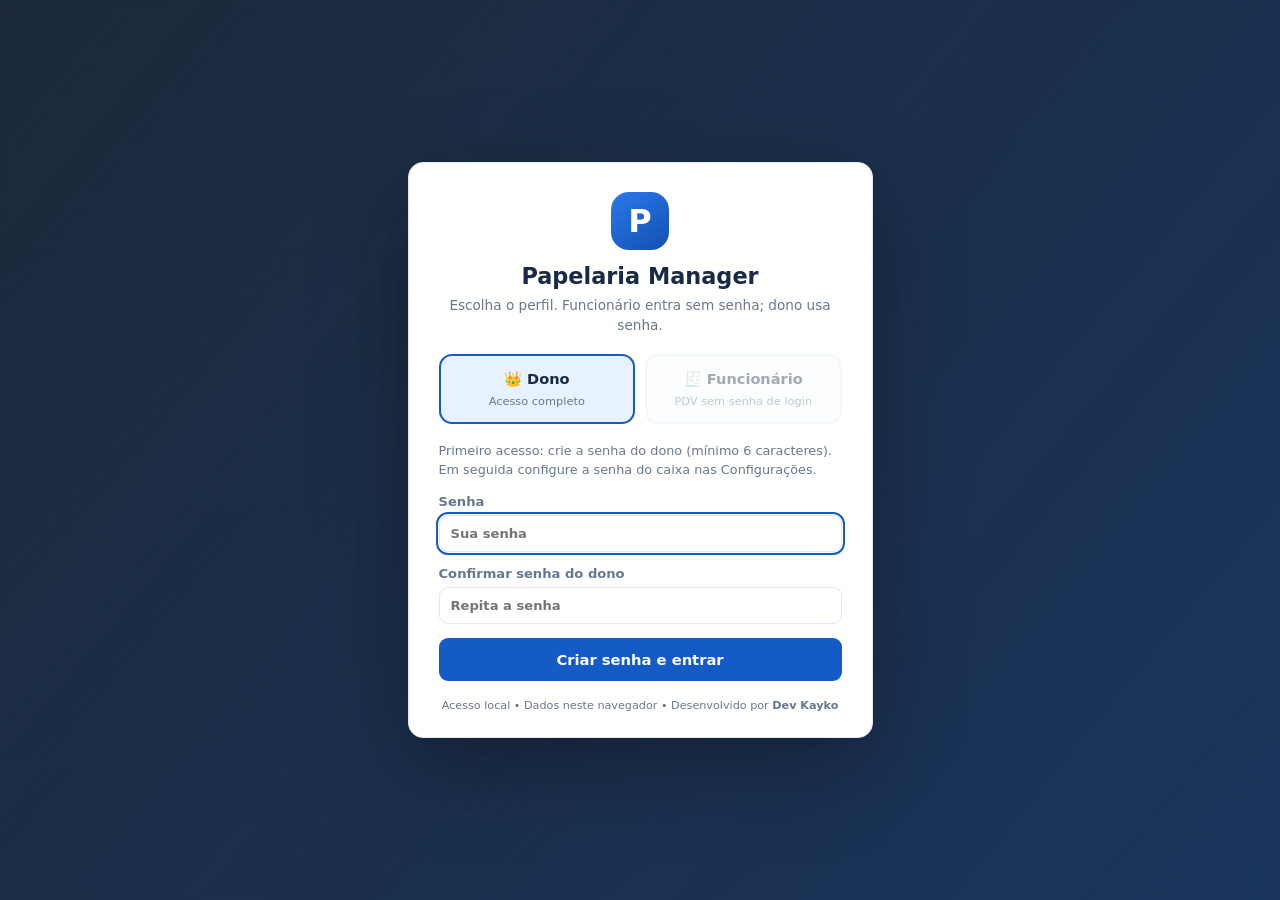
<file: index.html>
<!doctype html>
<html lang="pt-BR">
<head>
  <meta charset="utf-8">
  <meta name="viewport" content="width=device-width, initial-scale=1">
  <meta name="theme-color" content="#1857bf">
  <meta name="description" content="Papelaria Manager: PDV, histórico, estoque, metas e fechamento de caixa. Criado por Dev Kayko.">
  <title>Papelaria Manager 1.6.2 | Dev Kayko</title>
  <link rel="stylesheet" href="css/style.css">
  <script defer src="js/data.js"></script>
  <script defer src="js/security.js"></script>
  <script defer src="js/excel.js"></script>
  <script defer src="js/access.js"></script>
  <script defer src="js/app.js"></script>
</head>
<body class="login-locked">
<div class="shell">
  <aside class="sidebar" id="sidebar">
    <div class="brand">
      <span class="brand-icon">P</span>
      <span class="brand-copy"><strong id="brandName">Papelaria Manager</strong><small>GESTÃO LOCAL • V1.6.2</small></span>
    </div>
    <nav aria-label="Menu principal" id="navigation">
      <button class="nav-item active" data-page="inicio" title="Visão geral"><span class="nav-icon">▦</span><span>Visão geral</span></button>
      <button class="nav-item" data-page="caixa" title="Frente de caixa"><span class="nav-icon">▣</span><span>Frente de caixa</span></button>
      <button class="nav-item" data-page="produtos" title="Produtos e estoque"><span class="nav-icon">▤</span><span>Produtos e estoque</span></button>
      <button class="nav-item" data-page="servicos" title="Serviços"><span class="nav-icon">✂</span><span>Serviços</span></button>
      <button class="nav-item" data-page="financeiro" title="Entradas e saídas"><span class="nav-icon">↗</span><span>Financeiro</span></button>
      <button class="nav-item" data-page="funcionarios" title="Funcionários"><span class="nav-icon">♙</span><span>Funcionários</span></button>
      <button class="nav-item" data-page="metas" title="Metas"><span class="nav-icon">◎</span><span>Metas</span></button>
      <button class="nav-item" data-page="relatorios" title="Relatórios e histórico"><span class="nav-icon">▥</span><span>Relatórios e histórico</span></button>
      <button class="nav-item" data-page="configuracoes" title="Configurações"><span class="nav-icon">⚙</span><span>Configurações</span></button>
    </nav>
    <div class="side-foot"><span class="status-dot"></span> Dados neste navegador<small>Desenvolvido por <a class="dev-credit-link" href="dev-kayko/index.html" target="_blank" rel="noopener noreferrer" title="Conheça o site Dev Kayko">Dev Kayko</a></small></div>
  </aside>

  <div class="main-wrap">
    <header class="topbar">
      <div class="top-heading"><button class="icon-btn mobile-menu" id="toggleMenu" aria-label="Abrir menu">☰</button><div><h1 id="pageTitle">Visão geral</h1><p id="todayText"></p></div></div>
      <div class="top-actions"><span class="chip" id="cashStatus">Caixa fechado</span><span class="user-role-chip" id="roleBadge">Acesso restrito</span><button type="button" class="btn btn-ghost" id="switchUser">⇄ Trocar usuário</button><button type="button" class="btn btn-ghost theme-btn" id="themeToggle" title="Alternar claro e escuro">◐ <span id="themeLabel">Escuro</span></button><button class="btn btn-ghost" id="backupQuick">↓ Backup</button></div>
    </header>

    <main id="mainContent">
      <!-- 01 — PAINEL PRINCIPAL -->
      <section class="page active" id="page-inicio">
        <div class="welcome"><div><span class="eyebrow">PAINEL DE CONTROLE</span><h2>Seu negócio, organizado.</h2><p>As vendas concluídas alimentam automaticamente o histórico e o fechamento.</p></div><button class="btn btn-light" data-go="caixa">Abrir frente de caixa →</button></div>
        <div class="stat-grid">
          <article class="stat"><span>Vendas de hoje</span><strong id="statSales">R$ 0,00</strong><small id="statCount">0 vendas</small></article>
          <article class="stat"><span>Outras entradas hoje</span><strong id="statIncome">R$ 0,00</strong><small>Não inclui vendas</small></article>
          <article class="stat"><span>Saídas de hoje</span><strong id="statExpenses">R$ 0,00</strong><small>Despesas registradas</small></article>
          <article class="stat"><span>Saldo operacional hoje</span><strong id="statBalance">R$ 0,00</strong><small id="statBalanceLabel">Vendas + entradas − saídas</small></article>
        </div>
        <div class="two-col">
          <div class="panel"><div class="panel-head"><h3>Últimas vendas registradas</h3><button class="link-btn" data-go="relatorios">Histórico completo</button></div><div class="table-wrap"><table><thead><tr><th>Data/hora</th><th>Itens vendidos</th><th>Pagamento</th><th class="right">Valor</th></tr></thead><tbody id="recentSales"></tbody></table></div></div>
          <div class="stack-panels"><div class="panel"><div class="panel-head"><h3>Meta diária</h3><button class="link-btn" data-go="metas">Editar meta</button></div><div id="homeGoal"></div></div><div class="panel"><div class="panel-head"><h3>Avisos de estoque</h3><span class="pill" id="statLow">0</span></div><div class="notice-list" id="lowStockList"></div></div></div>
        </div>
      </section>

      <!-- 02 — PDV: TELA SEM ROLAGEM EXTERNA EM DESKTOP -->
      <section class="page" id="page-caixa">
        <div class="pdv-toolbar"><div><h2>Frente de caixa <span class="pill">PDV</span> <span id="pdvProfile" class="pdv-profile">Dono</span></h2><small id="posLastSale">Atendimento rápido com produtos e serviços cadastrados.</small></div><div class="action-row"><button type="button" class="btn btn-ghost" id="pdvSwitchUser">⇄ Trocar usuário</button><button type="button" class="btn btn-secondary" id="focusPdv">⛶ Tela expandida</button><button type="button" class="btn btn-secondary" id="openCashBtn">🔐 Abrir caixa</button><button type="button" class="btn btn-danger" id="closeCashBtn">🔐 Fechar caixa e backup</button></div></div>
        <div class="pdv-grid">
          <div class="panel pdv-catalog">
            <div class="panel-head"><h3>Produtos e serviços</h3><small>Toque para adicionar</small></div>
            <label class="compact-label">Buscar nome, código ou categoria<input id="posSearch" type="search" placeholder="Ex.: xerox, currículo, escolar" autocomplete="off"></label>
            <div class="pdv-filters"><label class="compact-label">Tipo<select id="posKind"><option value="all">Todos os tipos</option><option value="s">Serviços</option><option value="p">Produtos</option></select></label><label class="compact-label">Categoria<select id="posCategory"><option value="all">Todas</option></select></label></div>
            <div class="pdv-quick-qty"><label class="compact-label">Qtd. ao clicar<input id="posQty" type="number" min="1" step="1" value="1" inputmode="numeric" data-numpad></label><button type="button" class="btn btn-ghost" id="resetPosFilters">Limpar filtros</button></div>
            <div class="pdv-tiles" id="posQuickItems" aria-live="polite"></div>
            <div class="pdv-catalog-foot">Cadastre mais opções em Produtos ou Serviços.</div>
          </div>
          <div class="panel pdv-cart"><div class="panel-head"><h3>Venda atual</h3><button type="button" class="link-btn" id="clearCart">Limpar carrinho</button></div><div class="table-wrap pdv-cart-table"><table><thead><tr><th>Item</th><th>Qtd.</th><th class="right">Valor</th><th></th></tr></thead><tbody id="cartRows"></tbody></table></div><div class="cart-foot"><span>Itens da venda</span><strong id="cartCount">0</strong><button type="button" class="link-btn" data-go="relatorios" id="pdvHistoryLink">↗ Ver histórico de vendas</button></div></div>
          <div class="panel pdv-checkout">
            <div class="panel-head"><h3>Pagamento</h3><span class="mini-chip">Teclado rápido</span></div>
            <div class="summary-line"><span>Subtotal</span><strong id="posSubtotal">R$ 0,00</strong></div>
            <div class="form-row discount-row"><label class="compact-label">Desconto<select id="discountType"><option value="percent">Porcentagem (%)</option><option value="fixed">Valor (R$)</option></select></label><label class="compact-label">Valor<input id="discountValue" type="number" min="0" step="0.01" value="0" data-numpad></label></div>
            <div class="summary-line total-line"><span>Total da venda</span><strong id="posTotal">R$ 0,00</strong></div>
            <div class="form-row payment-row"><label class="compact-label">Forma de pagamento<select id="paymentMethod"><option>Dinheiro</option><option>Pix</option><option>Cartão de débito</option><option>Cartão de crédito</option><option>Outro</option></select></label><label class="compact-label" id="receivedWrap">Recebido (R$)<input id="receivedAmount" type="number" min="0" step="0.01" placeholder="0,00" data-numpad></label></div>
            <div class="summary-line change-row" id="changeRow"><span id="changeLabel">Troco</span><strong id="posChange">R$ 0,00</strong></div>
            <div class="pdv-keyboard"><div class="pdv-keyboard-title"><strong>Teclado numérico</strong><small id="numpadTarget">Editando: quantidade</small></div><div id="posNumpad" class="pdv-numpad" aria-label="Teclado numérico"><button type="button" data-key="7">7</button><button type="button" data-key="8">8</button><button type="button" data-key="9">9</button><button type="button" data-key="4">4</button><button type="button" data-key="5">5</button><button type="button" data-key="6">6</button><button type="button" data-key="1">1</button><button type="button" data-key="2">2</button><button type="button" data-key="3">3</button><button type="button" data-key="C" class="key-action">C</button><button type="button" data-key="0">0</button><button type="button" data-key="back" class="key-action" aria-label="Apagar último dígito">⌫</button><button type="button" data-key="00">00</button><button type="button" data-key=".">,</button><button type="button" data-key="enter" class="key-enter">OK</button></div></div>
            <label class="compact-label sale-note">Observação (opcional)<input id="saleNote" maxlength="120" placeholder="Detalhes da venda"></label>
            <button type="button" class="btn btn-primary finish-btn" id="finishSale">✓ Concluir e registrar venda</button>
          </div>
        </div>
      </section>

      <!-- 03 — PRODUTOS -->
      <section class="page" id="page-produtos"><div class="section-head"><div><h2>Produtos e estoque</h2><p>Cadastro com custo, venda, categoria, código e quantidade.</p></div><button class="btn btn-primary" id="newProduct">+ Novo produto</button></div><div class="panel"><div class="form-row"><label class="grow">Pesquisar<input id="productSearch" placeholder="Nome ou código"></label><label>Exibir<select id="stockFilter"><option value="all">Todos</option><option value="low">Estoque baixo</option></select></label></div><div class="table-wrap"><table><thead><tr><th>Produto / categoria</th><th>Código</th><th>Estoque</th><th>Custo</th><th>Venda</th><th>Ações</th></tr></thead><tbody id="productRows"></tbody></table></div></div></section>

      <!-- 04 — SERVIÇOS -->
      <section class="page" id="page-servicos"><div class="section-head"><div><h2>Serviços e preços</h2><p>Impressão, xerox, currículo e outros serviços.</p></div><button class="btn btn-primary" id="newService">+ Novo serviço</button></div><div class="panel"><div class="table-wrap"><table><thead><tr><th>Serviço</th><th>Categoria</th><th>Unidade</th><th>Preço</th><th>Ações</th></tr></thead><tbody id="serviceRows"></tbody></table></div></div></section>

      <!-- 05 — ENTRADAS E SAÍDAS MANUAIS -->
      <section class="page" id="page-financeiro"><div class="section-head"><div><h2>Entradas e saídas</h2><p>Despesas, pagamentos, retiradas e entradas extras; vendas são registradas pelo PDV.</p></div><button class="btn btn-primary" id="newMovement">+ Novo lançamento</button></div><div class="stat-grid stats-three"><article class="stat"><span>Entradas extras do mês</span><strong id="finIncome">R$ 0,00</strong></article><article class="stat"><span>Saídas do mês</span><strong id="finExpense">R$ 0,00</strong></article><article class="stat"><span>Saldo total do mês *</span><strong id="finBalance">R$ 0,00</strong></article></div><p class="hint">* Saldo operacional: vendas + outras entradas − saídas. O valor não representa necessariamente lucro contábil.</p><div class="panel"><div class="panel-head"><h3>Histórico de movimentações</h3><small>Cancelamentos permanecem no histórico</small></div><div class="table-wrap"><table><thead><tr><th>Data</th><th>Tipo</th><th>Descrição</th><th>Categoria</th><th>Valor</th><th>Ação</th></tr></thead><tbody id="movementRows"></tbody></table></div></div></section>

      <!-- 06 — FUNCIONÁRIOS -->
      <section class="page" id="page-funcionarios"><div class="section-head"><div><h2>Funcionários</h2><p>Cadastre salários e lance pagamentos no financeiro.</p></div><button class="btn btn-primary" id="newEmployee">+ Funcionário</button></div><div class="panel"><div class="table-wrap"><table><thead><tr><th>Nome</th><th>Cargo</th><th>Salário-base</th><th>Ações</th></tr></thead><tbody id="employeeRows"></tbody></table></div></div><p class="security-note">A senha do caixa protege apenas o fluxo de abertura, fechamento e saída do PDV. Não é login de usuário: cadastros e informações salariais continuam locais e exigem um computador de acesso restrito.</p></section>

      <!-- 07 — METAS -->
      <section class="page" id="page-metas"><div class="section-head"><div><h2>Metas de vendas</h2><p>Defina objetivos em reais e acompanhe seu progresso diário e mensal.</p></div></div><div class="two-col"><div class="panel"><h3>Configurar metas</h3><form id="goalsForm" class="stack-form"><label>Meta diária de vendas (R$)<input id="goalDaily" type="number" min="0" step="0.01" required></label><label>Meta mensal de vendas (R$)<input id="goalMonthly" type="number" min="0" step="0.01" required></label><p class="hint">Digite 0 para desativar uma meta. Vendas canceladas não contam.</p><button class="btn btn-primary" type="submit">Salvar metas</button></form></div><div class="panel"><h3>Progresso das metas</h3><div id="goalsProgress"></div><p class="hint">Atingir uma meta significa alcançar o faturamento definido, não necessariamente obter lucro.</p></div></div></section>

      <!-- 08 — HISTÓRICO, FECHAMENTOS E RELATÓRIOS -->
      <section class="page" id="page-relatorios"><div class="section-head"><div><h2>Relatórios e histórico de operações</h2><p>Vendas, itens vendidos, entradas, saídas, saldos e fechamentos do período.</p></div><div class="action-row"><button class="btn btn-secondary" id="reportBackup">↓ Backup JSON</button><button class="btn btn-secondary" id="exportExcelReport">▦ Exportar Excel (.xlsx)</button><button class="btn btn-primary" id="printReport">⎙ Imprimir / Salvar PDF</button></div></div>
        <div class="panel report-filters"><div class="form-row"><label>Período<select id="reportPeriod"><option value="day">Dia</option><option value="month">Mês</option></select></label><label id="reportDayWrap">Selecionar dia<input id="reportDay" type="date"></label><label id="reportMonthWrap" hidden>Selecionar mês<input id="reportMonth" type="month"></label></div></div>
        <div id="printHeader"><h2 id="reportCompany">Papelaria Manager</h2><p id="reportCompanyDetail"></p><p id="reportTitle"></p></div>
        <div class="stat-grid report-stats"><article class="stat"><span>Vendas</span><strong id="reportSales">R$ 0,00</strong></article><article class="stat"><span>Outras entradas</span><strong id="reportIncome">R$ 0,00</strong></article><article class="stat"><span>Saídas</span><strong id="reportOut">R$ 0,00</strong></article><article class="stat"><span>Saldo operacional</span><strong id="reportBalance">R$ 0,00</strong><small id="reportSign">Positivo / negativo</small></article></div>
        <div class="panel report-block"><div class="panel-head"><h3>Resumo do período</h3></div><div id="reportSummary" class="summary-grid"></div></div>
        <div class="panel report-block"><div class="panel-head"><h3>Detalhamento: produtos e serviços vendidos</h3></div><div class="table-wrap"><table><thead><tr><th>Tipo</th><th>Nome</th><th>Qtd.</th><th class="right">Total bruto</th></tr></thead><tbody id="reportItemRows"></tbody></table></div><p class="hint">O total bruto dos itens é antes dos descontos. O total líquido aparece em Vendas.</p></div>
        <div class="panel report-block"><div class="panel-head"><h3>Vendas registradas</h3><small>As canceladas continuam no histórico</small></div><div class="table-wrap"><table><thead><tr><th>Data/hora</th><th>Itens</th><th>Pagamento</th><th class="right">Total líquido</th><th class="screen-only">Comprovante / Ação</th></tr></thead><tbody id="reportSaleRows"></tbody></table></div></div>
        <div class="panel report-block"><div class="panel-head"><h3>Entradas e saídas avulsas</h3></div><div class="table-wrap"><table><thead><tr><th>Data</th><th>Descrição</th><th>Categoria</th><th>Tipo</th><th class="right">Valor</th></tr></thead><tbody id="reportMovRows"></tbody></table></div></div>
        <div class="panel report-block"><div class="panel-head"><h3>Fechamentos de caixa</h3></div><div class="table-wrap"><table><thead><tr><th>Abriu em</th><th>Fechou em</th><th>Fundo inicial</th><th>Esperado em dinheiro</th><th>Contado</th><th>Diferença</th></tr></thead><tbody id="reportSessionRows"></tbody></table></div></div>
        <p class="hint report-disclaimer">Saldo operacional = vendas + outras entradas − saídas registradas. Não é lucro contábil: estoque comprado, impostos, taxas de cartão e obrigações não lançadas podem alterar o resultado. Valores de Pix/cartão integram o faturamento, mas não o dinheiro físico na gaveta.</p>
      </section>

      <!-- 09 — CONFIGURAÇÕES E BACKUP -->
      <section class="page" id="page-configuracoes"><div class="section-head"><div><h2>Configurações e segurança</h2><p>Personalize o negócio e faça cópias de segurança dos dados.</p></div></div><div class="two-col"><div class="panel"><h3>Dados da papelaria</h3><form id="settingsForm" class="stack-form"><label>Nome da papelaria<input id="settingName" required maxlength="70"></label><label>Telefone<input id="settingPhone" maxlength="30"></label><label>Endereço<input id="settingAddress" maxlength="150"></label><button class="btn btn-primary" type="submit">Salvar informações</button></form></div><div class="panel"><h3>Backup e restauração</h3><p>O arquivo JSON salva vendas, histórico, produtos, estoque, movimentações, metas e fechamentos.</p><div class="button-stack"><button class="btn btn-primary" id="exportBackup">↓ Baixar backup JSON</button><button class="btn btn-secondary" id="exportExcelAll">▦ Histórico completo para Excel (.xlsx)</button><label class="btn btn-secondary upload-label">↑ Restaurar backup<input type="file" id="importBackup" accept=".json,application/json" hidden></label></div><small id="lastBackupText"></small><p class="hint">Restaurar substitui os dados deste navegador. Guarde o arquivo em outro local.</p><p class="hint">O Excel é uma cópia para consulta e arquivo, não um banco sincronizado. Exporte novamente após novas vendas.</p></div></div><div class="panel top-gap security-panel">
          <div class="panel-head"><h3>🔐 Senha do dono</h3><span class="pill" id="securityStatus">Não configurada</span></div>
          <p>A senha do dono libera o painel administrativo. A senha operacional do caixa é separada e usada para abrir/fechar o atendimento. O funcionário entra no PDV sem senha de login.</p>
          <button type="button" id="changeCashPassword" class="btn btn-secondary">Alterar senha do dono</button>
          <p class="hint">Não é login de servidor: usuários com acesso ao armazenamento do navegador podem modificar os dados. Se perder a senha, não há recuperação automática. Guarde seus backups em local seguro; eles contêm o verificador de senha.</p>
        </div>
        <div class="panel top-gap cash-access-panel">
          <div class="panel-head"><h3>🧾 Funcionário e senha do caixa</h3><span id="cashAccessStatus" class="pill">Configure a senha do caixa</span></div>
          <p>O funcionário <b>entra no PDV sem senha de login</b> e pode vender e imprimir comprovantes. Para <b>abrir, fechar ou desbloquear o caixa</b>, informa a senha operacional configurada aqui. Ela é <b>diferente da senha do dono</b>.</p>
          <button type="button" id="configureCashPassword" class="btn btn-primary">Criar senha do caixa</button>
          <p class="hint">Somente o dono pode configurar a senha do caixa. O funcionário não acessa produtos, salários, financeiro, relatórios, Excel, backups ou configurações.</p>
        </div>
        <div class="panel top-gap"><h3>Armazenamento e limitações</h3><p>Os registros ficam neste navegador. Não use modo anônimo e não limpe os dados do site. Os perfis são uma restrição de interface local, não autenticação segura de servidor: quem tem acesso ao navegador e às ferramentas de desenvolvimento pode consultar ou alterar o armazenamento. Para proteção real de salários e finanças, use banco de dados com permissões e login no servidor.</p></div></section>
    </main>
    <footer>© <span id="footerYear"></span> Papelaria Manager · Desenvolvido por <a class="dev-credit-link" href="dev-kayko/index.html" target="_blank" rel="noopener noreferrer" title="Conheça o site Dev Kayko">Dev Kayko</a></footer>
  </div>
</div>
<div id="modalOverlay" class="modal-overlay" hidden><div class="modal" role="dialog" aria-modal="true" aria-labelledby="modalTitle"><div class="modal-head"><h3 id="modalTitle">Cadastro</h3><button class="icon-btn" id="closeModal" aria-label="Fechar">✕</button></div><form id="modalForm"><div class="stack-form" id="modalFields"></div><div class="modal-actions"><button type="button" class="btn btn-secondary" id="cancelModal">Cancelar</button><button type="submit" class="btn btn-primary">Salvar</button></div></form></div></div>
<!-- Comprovante pós-venda: duas vias (cliente e loja), papel 58 mm -->
<div id="receiptOverlay" class="modal-overlay" hidden>
  <div class="modal receipt-modal" role="dialog" aria-modal="true" aria-labelledby="receiptModalTitle">
    <div class="modal-head"><h3 id="receiptModalTitle">Venda registrada ✓</h3><button class="icon-btn" type="button" id="closeReceiptModal" aria-label="Fechar comprovante">✕</button></div>
    <p id="receiptSaleText" class="receipt-status"></p>
    <div class="receipt-actions">
      <button type="button" id="printCustomerReceipt" class="btn btn-primary">⎙ Via do cliente (58 mm)</button>
      <button type="button" id="printStoreReceipt" class="btn btn-secondary">⎙ Via da loja (58 mm)</button>
      <button type="button" id="printBothReceipts" class="btn btn-secondary">⎙ Imprimir as duas vias</button>
      <button type="button" id="exportLastSaleExcel" class="btn btn-ghost">▦ Registrar esta venda no Excel</button>
    </div>
    <p class="hint">Selecione a impressora térmica instalada no dispositivo e configure papel de 58 mm; a arte já inclui margens internas confortáveis. Impressão via janela do navegador; Bluetooth direto depende do modelo. Comprovante não fiscal.</p>
    <div class="modal-actions"><button type="button" class="btn btn-ghost" id="doneReceipt">Continuar atendendo</button></div>
  </div>
</div>
<!-- Entrada obrigatória: dono ou funcionário -->
<div id="loginOverlay" class="modal-overlay login-overlay" role="presentation">
  <div class="modal login-modal" role="dialog" aria-modal="true" aria-labelledby="loginTitle">
    <div class="login-emblem" aria-hidden="true">P</div>
    <h2 id="loginTitle">Papelaria Manager</h2><p class="login-subtitle">Escolha o perfil. Funcionário entra sem senha; dono usa senha.</p>
    <div class="login-role-picker" role="group" aria-label="Perfil de acesso">
      <button type="button" class="login-role selected" id="loginOwner" aria-pressed="true"><strong>👑 Dono</strong><small>Acesso completo</small></button>
      <button type="button" class="login-role" id="loginOperator" aria-pressed="false"><strong>🧾 Funcionário</strong><small>PDV sem senha de login</small></button>
    </div>
    <form id="loginForm" autocomplete="off" class="stack-form">
      <p id="loginHelp" class="login-help">Informe sua senha para acessar o sistema.</p>
      <label id="loginPasswordWrap">Senha <input id="loginPassword" name="password" type="password" autocomplete="off" minlength="6" maxlength="64" required placeholder="Sua senha"></label>
      <label id="loginPasswordConfirmWrap" hidden>Confirmar senha do dono <input id="loginPasswordConfirm" name="passwordConfirm" type="password" autocomplete="new-password" minlength="6" maxlength="64" placeholder="Repita a senha"></label>
      <p id="loginError" class="auth-error" role="alert" hidden></p>
      <button type="submit" id="loginSubmit" class="btn btn-primary login-submit">Entrar no sistema</button>
    </form>
    <p class="login-footer">Acesso local • Dados neste navegador • Desenvolvido por <a class="dev-credit-link" href="dev-kayko/index.html" target="_blank" rel="noopener noreferrer" title="Conheça o site Dev Kayko">Dev Kayko</a></p>
  </div>
</div>
<!-- Configurar senha operacional de abrir/fechar caixa: só pelo dono -->
<div id="cashAccessOverlay" class="modal-overlay auth-overlay" hidden>
  <div class="modal auth-modal" role="dialog" aria-modal="true" aria-labelledby="cashAccessTitle">
    <div class="auth-icon" aria-hidden="true">🔐</div>
    <h3 id="cashAccessTitle">Senha operacional do caixa</h3>
    <p>Configure uma senha para abrir, fechar e desbloquear o caixa. O funcionário continuará entrando no PDV sem senha.</p>
    <form id="cashAccessForm" class="stack-form" autocomplete="off">
      <label>Confirmar senha do dono<input type="password" name="ownerPassword" minlength="6" maxlength="64" autocomplete="off" required></label>
      <label>Nova senha do caixa<input type="password" name="newPassword" minlength="6" maxlength="64" autocomplete="new-password" required placeholder="Mínimo 6 caracteres"></label>
      <label>Confirmar senha do caixa<input type="password" name="confirmPassword" minlength="6" maxlength="64" autocomplete="new-password" required></label>
      <p id="cashAccessError" class="auth-error" role="alert" hidden></p>
      <div class="modal-actions"><button type="button" id="cancelCashAccess" class="btn btn-secondary">Cancelar</button><button type="submit" id="saveCashAccess" class="btn btn-primary">Salvar senha do caixa</button></div>
    </form>
  </div>
</div>
<!-- Senha do caixa para abrir/fechar/desbloquear; senha do dono para sair da área restrita -->
<div id="securityOverlay" class="modal-overlay auth-overlay" hidden>
  <div class="modal auth-modal" role="dialog" aria-modal="true" aria-labelledby="securityModalTitle" aria-describedby="securityModalDescription">
    <div class="auth-icon" aria-hidden="true">🔐</div>
    <h3 id="securityModalTitle">Senha do caixa</h3>
    <p id="securityModalDescription">Informe a senha do operador.</p>
    <form id="securityForm" autocomplete="off">
      <div class="stack-form" id="securityFields"></div>
      <p class="auth-error" id="securityError" role="alert" hidden></p>
      <div class="modal-actions"><button type="button" id="securitySwitchUser" class="btn btn-ghost" hidden>Trocar usuário</button><button type="button" id="securityCancel" class="btn btn-secondary">Cancelar</button><button type="submit" id="securityConfirm" class="btn btn-primary">Confirmar</button></div>
    </form>
  </div>
</div>
<div id="receiptPaper" aria-hidden="true"></div>
<div id="toast" class="toast" role="status" aria-live="polite"></div>
</body>
</html>
</file>
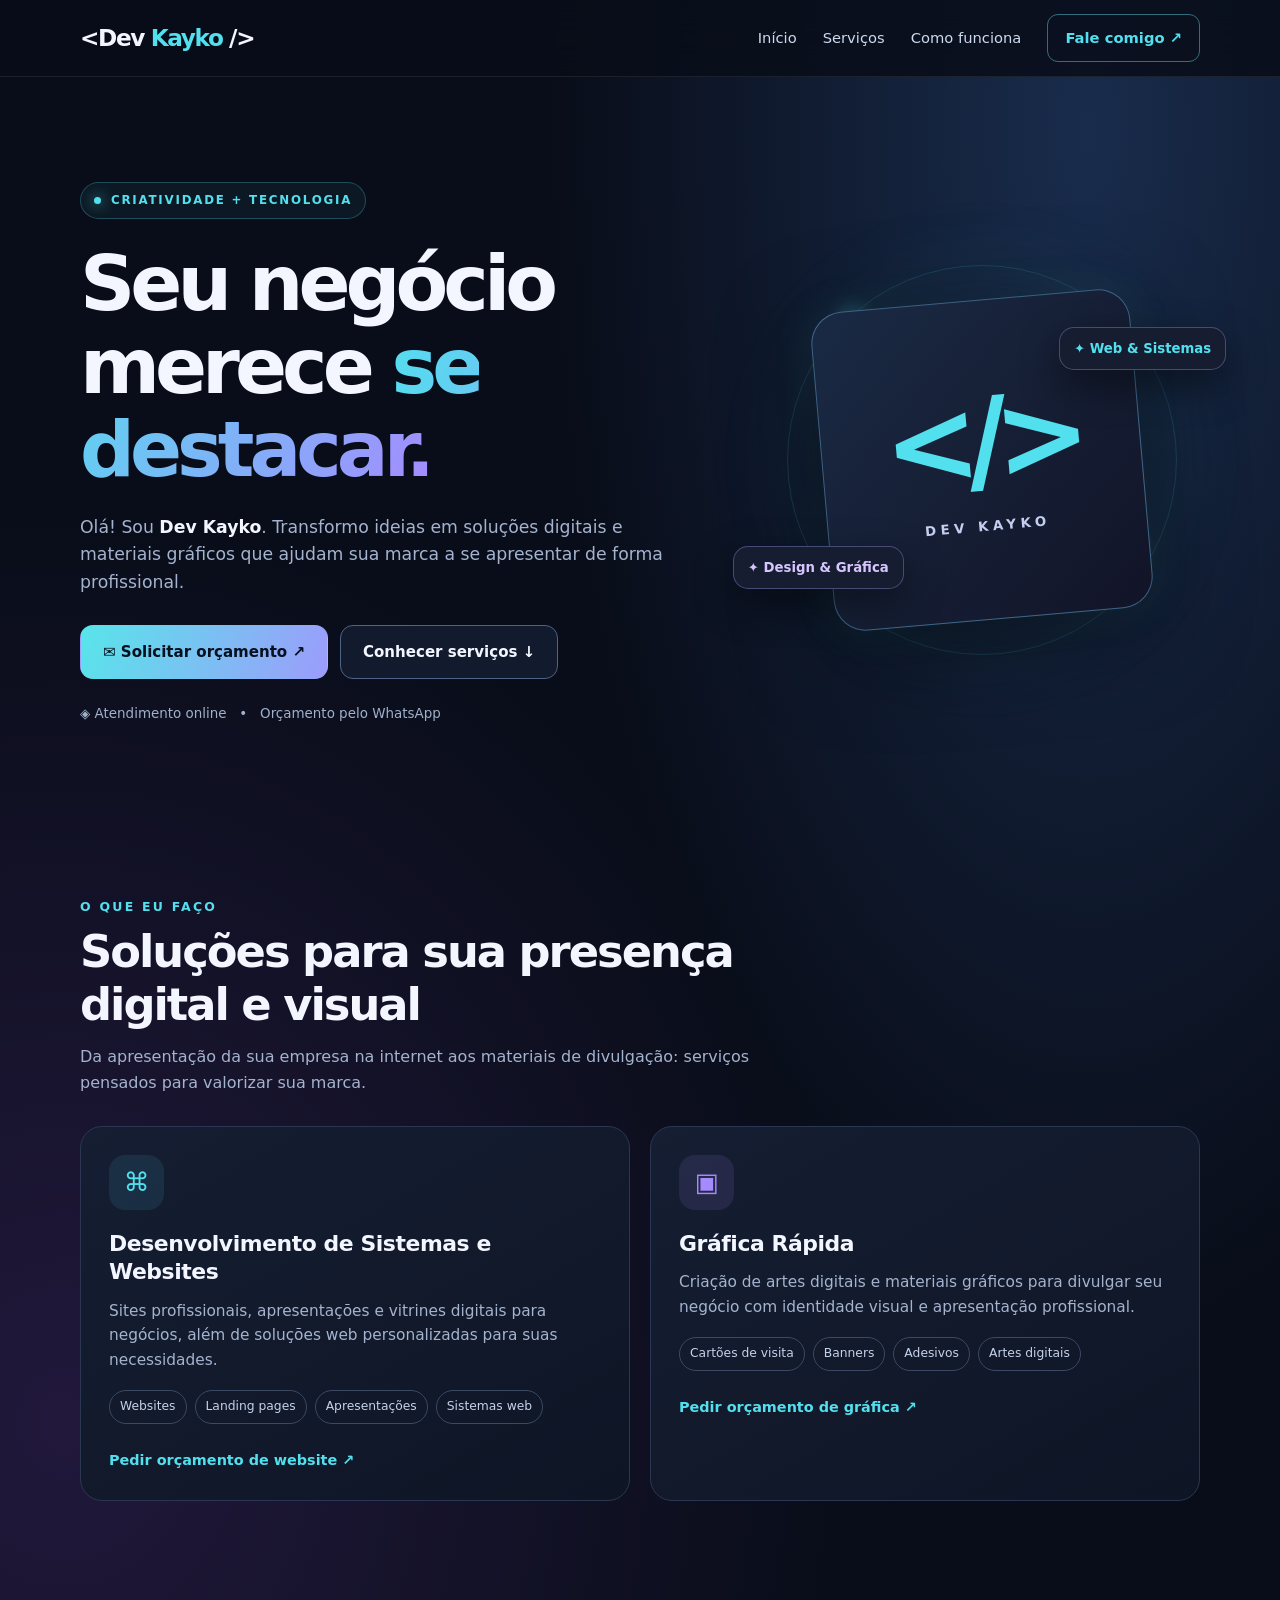
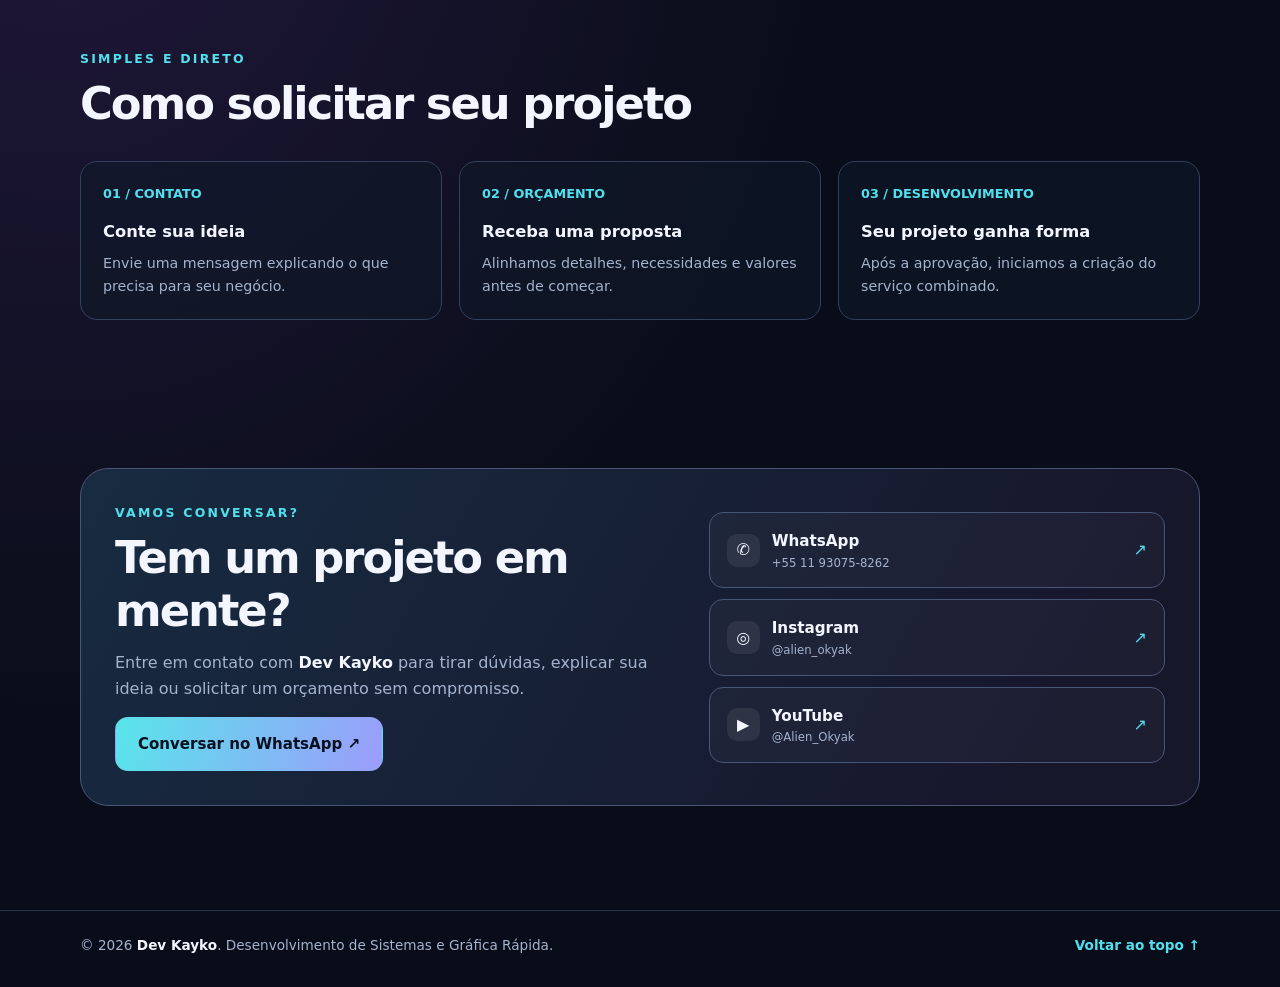
<file: dev-kayko/index.html>
<!DOCTYPE html>
<html lang="pt-BR">
<head>
  <meta charset="UTF-8" />
  <meta name="viewport" content="width=device-width, initial-scale=1.0" />
  <meta name="theme-color" content="#090d19" />
  <meta name="description" content="Dev Kayko — desenvolvimento de sistemas, websites, apresentações digitais e serviços de gráfica rápida. Solicite seu orçamento." />
  <title>Dev Kayko | Serviços e Contato</title>
  <style>
    :root{color-scheme:dark;--bg:#090d19;--panel:#11182a;--line:#2b3752;--text:#f3f6ff;--muted:#a4b3ce;--cyan:#52e0ee;--violet:#a58bff;--mint:#88f2c1}
    *{box-sizing:border-box}html{scroll-behavior:smooth}body{margin:0;background:radial-gradient(ellipse at 85% 5%,#192c4c 0,transparent 35%),radial-gradient(ellipse at 5% 55%,#21183b 0,transparent 45%),var(--bg);color:var(--text);font-family:Inter,ui-sans-serif,system-ui,-apple-system,'Segoe UI',sans-serif;line-height:1.6;min-height:100vh;overflow-x:hidden}a{color:inherit;text-decoration:none}button,input,select,textarea{font:inherit}button{cursor:pointer}::selection{background:#52e0ee66}
    .wrap{width:min(1120px,calc(100% - 40px));margin:auto}.topbar{position:sticky;top:0;z-index:20;background:#090d19db;backdrop-filter:blur(18px);border-bottom:1px solid #ffffff14}.nav{height:76px;display:flex;align-items:center;justify-content:space-between;gap:20px}.brand{font-weight:900;letter-spacing:-.06em;font-size:1.45rem;white-space:nowrap}.brand em{font-style:normal;color:var(--cyan)}.navlinks{display:flex;align-items:center;gap:26px;font-size:.92rem;color:#ccdaee}.navlinks a:hover,.footer a:hover{color:var(--cyan)}.navbtn{padding:11px 17px;border:1px solid #68e3ed72;border-radius:11px;color:var(--cyan)!important;font-weight:800}.hamb{display:none;color:var(--text);border:1px solid var(--line);background:var(--panel);border-radius:10px;padding:8px 12px}
    .hero{position:relative;padding:105px 0 85px;display:grid;grid-template-columns:1.18fr .82fr;align-items:center;gap:55px}.eyebrow{display:inline-flex;align-items:center;gap:10px;padding:8px 13px;color:var(--cyan);background:#52e0ee0e;border:1px solid #52e0ee42;border-radius:99px;font-size:.74rem;font-weight:800;text-transform:uppercase;letter-spacing:.15em}.dot{width:7px;height:7px;background:var(--cyan);border-radius:50%;box-shadow:0 0 14px var(--cyan)}h1,h2,h3,p{margin-top:0}h1{font-size:clamp(2.7rem,6vw,5.25rem);line-height:1.08;letter-spacing:-.065em;margin:24px 0 22px}h1 .gradient{background:linear-gradient(115deg,var(--cyan),var(--violet));-webkit-background-clip:text;background-clip:text;color:transparent}.lead{font-size:1.08rem;max-width:640px;color:var(--muted)}.actions{display:flex;flex-wrap:wrap;gap:12px;margin-top:28px}.btn{display:inline-flex;align-items:center;justify-content:center;gap:9px;border:1px solid transparent;border-radius:13px;padding:14px 22px;font-size:.94rem;font-weight:800;transition:transform .2s,background .2s,border-color .2s}.btn:hover{transform:translateY(-3px)}.primary{background:linear-gradient(110deg,#58e5ea,#9c9cfb);color:#07101e}.outline{border-color:#4e6385;background:#172138a6}.outline:hover{border-color:var(--cyan)}.mini{font-size:.85rem;padding:11px 14px}.meta{margin-top:24px;color:#9fb1cb;font-size:.84rem}.hero-art{min-height:370px;position:relative;display:grid;place-items:center}.orbit{position:absolute;width:min(100%,390px);aspect-ratio:1;border:1px solid #54dbe82c;border-radius:50%;box-shadow:0 0 95px #4fe2eb0e,inset 0 0 55px #52e0ee0e;animation:spin 28s linear infinite}.orbit:before,.orbit:after{content:"";position:absolute;inset:36px;border:1px dashed #a58bff39;border-radius:50%}.orbit:after{inset:80px;border-color:#52e0ee47}.orb{position:absolute;width:12px;height:12px;border-radius:50%;background:var(--cyan);box-shadow:0 0 20px var(--cyan);top:12%;left:15%}.orb.two{background:var(--violet);top:72%;left:88%;width:9px;height:9px}.dev-card{position:relative;width:min(87%,320px);aspect-ratio:1;background:linear-gradient(135deg,#1a2a44,#121427);border:1px solid #73bdec6e;border-radius:32px;display:flex;flex-direction:column;align-items:center;justify-content:center;box-shadow:0 20px 90px #0008,0 0 44px #54e6e51a;transform:rotate(-5deg);animation:float 6s ease-in-out infinite}.dev-card .symbol{font-size:clamp(4.5rem,10vw,7.2rem);font-weight:900;color:var(--cyan);letter-spacing:-.12em;line-height:1}.dev-card small{letter-spacing:.34em;color:#c4cff0;font-weight:800;text-transform:uppercase;margin-top:18px}.spark{position:absolute;border:1px solid #a5a7fd55;background:#161d31;border-radius:15px;padding:10px 14px;font-weight:800;font-size:.83rem;box-shadow:0 15px 40px #0007}.spark.one{top:14%;right:-6%;color:var(--cyan)}.spark.two{bottom:15%;left:-7%;color:#d6c5ff}@keyframes spin{to{transform:rotate(360deg)}}@keyframes float{50%{transform:translateY(-12px) rotate(-3deg)}}
    section{scroll-margin-top:95px}.section{padding:74px 0}.section-heading{max-width:720px;margin-bottom:30px}.kicker{color:var(--cyan);font-size:.78rem;text-transform:uppercase;font-weight:900;letter-spacing:.18em;margin-bottom:9px}.section h2{font-size:clamp(1.9rem,4vw,2.8rem);letter-spacing:-.045em;line-height:1.18;margin-bottom:13px}.section-heading p{color:var(--muted)}.cards{display:grid;grid-template-columns:repeat(2,minmax(0,1fr));gap:20px}.service{background:linear-gradient(150deg,#151e32,#0e1525);border:1px solid var(--line);border-radius:22px;padding:28px;transition:transform .2s,border-color .2s}.service:hover{transform:translateY(-5px);border-color:#52e0ee6b}.service .ico{display:grid;place-items:center;width:55px;height:55px;border-radius:16px;background:#52e0ee18;color:var(--cyan);font-size:1.6rem;margin-bottom:20px}.service:nth-child(2) .ico{background:#aa87ff1c;color:var(--violet)}.service h3{font-size:1.37rem;line-height:1.3;letter-spacing:-.02em;margin-bottom:12px}.service p{color:var(--muted);font-size:.96rem}.chips{display:flex;flex-wrap:wrap;gap:8px;margin:18px 0 23px}.chips span{font-size:.77rem;border:1px solid #3b4965;border-radius:99px;padding:6px 10px;color:#c4d2ea}.textlink{color:var(--cyan);font-size:.9rem;font-weight:800}.textlink:hover{text-decoration:underline}
    .process{display:grid;grid-template-columns:repeat(3,minmax(0,1fr));gap:17px}.step{background:#10192a9c;border:1px solid #34415d;border-radius:17px;padding:22px}.number{font-size:.8rem;color:var(--cyan);font-weight:900;margin-bottom:14px}.step h3{font-size:1.02rem;margin-bottom:7px}.step p{font-size:.89rem;color:var(--muted);margin-bottom:0}
    .contact-panel{background:linear-gradient(120deg,#172b41,#17172c 85%);border:1px solid #4a5674;border-radius:28px;padding:34px;display:grid;grid-template-columns:1.1fr .9fr;gap:36px;align-items:center}.contact-panel h2{margin-bottom:12px}.contact-panel p{color:var(--muted)}.socials{display:grid;gap:11px}.social{display:flex;align-items:center;justify-content:space-between;gap:15px;border:1px solid #485675;border-radius:14px;padding:15px 17px;background:#ffffff08;transition:background .2s,border-color .2s}.social:hover{background:#52e0ee12;border-color:var(--cyan)}.social .left{display:flex;align-items:center;gap:12px}.social .icon{display:grid;place-items:center;width:33px;height:33px;background:#ffffff12;border-radius:10px;font-weight:900}.social strong{font-size:.95rem}.social small{display:block;font-size:.73rem;color:var(--muted)}.social .arrow{color:var(--cyan)}.foot{margin-top:30px;border-top:1px solid #29334a;padding:24px 0 30px}.footer{display:flex;justify-content:space-between;align-items:center;gap:20px;color:var(--muted);font-size:.85rem}.footer span strong{color:var(--text)}.to-top{display:inline-block;color:var(--cyan);font-weight:700}.sr-only{position:absolute;width:1px;height:1px;padding:0;margin:-1px;overflow:hidden;clip:rect(0,0,0,0);white-space:nowrap;border:0}a:focus-visible,button:focus-visible{outline:3px solid var(--cyan);outline-offset:3px}
    @media(max-width:800px){.hero{grid-template-columns:1fr;padding:66px 0 35px;gap:15px}.hero-art{min-height:310px}.contact-panel{grid-template-columns:1fr}.navlinks{display:none;position:absolute;left:0;right:0;top:76px;flex-direction:column;align-items:stretch;gap:0;padding:12px 20px 20px;background:#0c1221;border-bottom:1px solid var(--line)}.navlinks.open{display:flex}.navlinks a{padding:13px}.hamb{display:block}.cards{grid-template-columns:1fr}.process{grid-template-columns:1fr}.section{padding:50px 0}}
    @media(max-width:460px){.wrap{width:min(100% - 30px,1120px)}.hero-art{min-height:270px}.orbit{width:275px}.dev-card{width:220px}.spark.one{right:-2%}.spark.two{left:-1%}.contact-panel{padding:23px}.actions .btn{width:100%}.footer{align-items:flex-start;flex-direction:column}}
    @media(prefers-reduced-motion:reduce){*,*:before,*:after{animation-duration:.01ms!important;animation-iteration-count:1!important;scroll-behavior:auto!important;transition-duration:.01ms!important}}
  </style>
</head>
<body id="inicio">
  <header class="topbar">
    <nav class="wrap nav" aria-label="Navegação principal">
      <a class="brand" href="#inicio" aria-label="Dev Kayko, início">&lt;Dev <em>Kayko</em> /&gt;</a>
      <button class="hamb" id="menuButton" aria-expanded="false" aria-controls="navLinks" aria-label="Abrir menu">☰</button>
      <div class="navlinks" id="navLinks">
        <a href="#inicio">Início</a><a href="#servicos">Serviços</a><a href="#como-funciona">Como funciona</a><a class="navbtn" href="#contato">Fale comigo ↗</a>
      </div>
    </nav>
  </header>
  <main>
    <div class="wrap hero">
      <div>
        <div class="eyebrow"><span class="dot" aria-hidden="true"></span> Criatividade + tecnologia</div>
        <h1>Seu negócio merece <span class="gradient">se destacar.</span></h1>
        <p class="lead">Olá! Sou <strong style="color:var(--text)">Dev Kayko</strong>. Transformo ideias em soluções digitais e materiais gráficos que ajudam sua marca a se apresentar de forma profissional.</p>
        <div class="actions">
          <a class="btn primary" href="https://wa.me/5511930758262?text=Ol%C3%A1%2C%20Dev%20Kayko!%20Gostaria%20de%20solicitar%20um%20or%C3%A7amento." target="_blank" rel="noopener noreferrer">✉ Solicitar orçamento ↗</a>
          <a class="btn outline" href="#servicos">Conhecer serviços ↓</a>
        </div>
        <p class="meta">◈ Atendimento online &nbsp; • &nbsp; Orçamento pelo WhatsApp</p>
      </div>
      <div class="hero-art" aria-hidden="true"><div class="orbit"><i class="orb"></i><i class="orb two"></i></div><div class="dev-card"><div class="symbol">&lt;/&gt;</div><small>Dev Kayko</small></div><div class="spark one">✦ Web & Sistemas</div><div class="spark two">✦ Design & Gráfica</div></div>
    </div>
    <section class="section wrap" id="servicos">
      <div class="section-heading"><div class="kicker">O que eu faço</div><h2>Soluções para sua presença digital e visual</h2><p>Da apresentação da sua empresa na internet aos materiais de divulgação: serviços pensados para valorizar sua marca.</p></div>
      <div class="cards">
        <article class="service"><div class="ico" aria-hidden="true">⌘</div><h3>Desenvolvimento de Sistemas e Websites</h3><p>Sites profissionais, apresentações e vitrines digitais para negócios, além de soluções web personalizadas para suas necessidades.</p><div class="chips"><span>Websites</span><span>Landing pages</span><span>Apresentações</span><span>Sistemas web</span></div><a class="textlink" target="_blank" rel="noopener noreferrer" href="https://wa.me/5511930758262?text=Ol%C3%A1%2C%20Dev%20Kayko!%20Quero%20um%20or%C3%A7amento%20para%20desenvolvimento%20de%20sistemas%20ou%20websites.">Pedir orçamento de website ↗</a></article>
        <article class="service"><div class="ico" aria-hidden="true">▣</div><h3>Gráfica Rápida</h3><p>Criação de artes digitais e materiais gráficos para divulgar seu negócio com identidade visual e apresentação profissional.</p><div class="chips"><span>Cartões de visita</span><span>Banners</span><span>Adesivos</span><span>Artes digitais</span></div><a class="textlink" target="_blank" rel="noopener noreferrer" href="https://wa.me/5511930758262?text=Ol%C3%A1%2C%20Dev%20Kayko!%20Quero%20um%20or%C3%A7amento%20de%20gr%C3%A1fica%20r%C3%A1pida.">Pedir orçamento de gráfica ↗</a></article>
      </div>
    </section>
    <section class="section wrap" id="como-funciona"><div class="section-heading"><div class="kicker">Simples e direto</div><h2>Como solicitar seu projeto</h2></div><div class="process"><div class="step"><div class="number">01 / CONTATO</div><h3>Conte sua ideia</h3><p>Envie uma mensagem explicando o que precisa para seu negócio.</p></div><div class="step"><div class="number">02 / ORÇAMENTO</div><h3>Receba uma proposta</h3><p>Alinhamos detalhes, necessidades e valores antes de começar.</p></div><div class="step"><div class="number">03 / DESENVOLVIMENTO</div><h3>Seu projeto ganha forma</h3><p>Após a aprovação, iniciamos a criação do serviço combinado.</p></div></div></section>
    <section class="section wrap" id="contato"><div class="contact-panel"><div><div class="kicker">Vamos conversar?</div><h2>Tem um projeto em mente?</h2><p>Entre em contato com <strong style="color:var(--text)">Dev Kayko</strong> para tirar dúvidas, explicar sua ideia ou solicitar um orçamento sem compromisso.</p><a class="btn primary" href="https://wa.me/5511930758262?text=Ol%C3%A1%2C%20Dev%20Kayko!%20Quero%20conversar%20sobre%20um%20projeto." target="_blank" rel="noopener noreferrer">Conversar no WhatsApp ↗</a></div><div class="socials" aria-label="Redes e contato"><a class="social" href="https://wa.me/5511930758262" target="_blank" rel="noopener noreferrer"><span class="left"><span class="icon">✆</span><span><strong>WhatsApp</strong><small>+55 11 93075-8262</small></span></span><span class="arrow">↗</span></a><a class="social" href="https://www.instagram.com/alien_okyak/?hl=pt-br" target="_blank" rel="noopener noreferrer"><span class="left"><span class="icon">◎</span><span><strong>Instagram</strong><small>@alien_okyak</small></span></span><span class="arrow">↗</span></a><a class="social" href="https://www.youtube.com/@Alien_Okyak" target="_blank" rel="noopener noreferrer"><span class="left"><span class="icon">▶</span><span><strong>YouTube</strong><small>@Alien_Okyak</small></span></span><span class="arrow">↗</span></a></div></div></section>
  </main>
  <footer class="foot"><div class="wrap footer"><span>© <span id="year">2026</span> <strong>Dev Kayko</strong>. Desenvolvimento de Sistemas e Gráfica Rápida.</span><a class="to-top" href="#inicio">Voltar ao topo ↑</a></div></footer>
  <script>
    document.getElementById('year').textContent = new Date().getFullYear();
    const menuButton=document.getElementById('menuButton');const navLinks=document.getElementById('navLinks');
    menuButton.addEventListener('click',()=>{const expanded=menuButton.getAttribute('aria-expanded')==='true';menuButton.setAttribute('aria-expanded',String(!expanded));menuButton.setAttribute('aria-label',expanded?'Abrir menu':'Fechar menu');navLinks.classList.toggle('open',!expanded)});
    navLinks.querySelectorAll('a').forEach(link=>link.addEventListener('click',()=>{navLinks.classList.remove('open');menuButton.setAttribute('aria-expanded','false');menuButton.setAttribute('aria-label','Abrir menu')}));
  </script>
</body>
</html>
</file>
<file: css/style.css>
/*
  PAPELARIA MANAGER 1.4 — DEV KAYKO
  1. Variáveis / temas
  2. Estrutura / componentes
  3. PDV em tela cheia no desktop
  4. Mobile e impressão
  Para trocar as cores, edite as variáveis abaixo.
*/

/* ── 1. CORES CLARAS E ESCURAS ── */
:root {
  font-family:Inter,ui-sans-serif,system-ui,-apple-system,'Segoe UI',Arial,sans-serif;
  color-scheme:light;
  --bg:#f2f6fb; --surface:#ffffff; --surface-2:#f6f9ff;
  --text:#182a47; --muted:#657891; --line:#e0e8f3;
  --primary:#155bc6; --primary-hover:#0a449e; --primary-soft:#e8f1ff;
  --sidebar:#10233e; --sidebar-text:#c6d8ef; --sidebar-active:#27496f;
  --success:#168352; --success-bg:#e6f7ec; --danger:#b52740;
  --danger-bg:#fff0f2; --warning:#95631e; --warning-bg:#fff7e9;
  --input:#ffffff; --key:#ffffff; --shadow:0 8px 24px rgba(20,43,80,.035);
}
html[data-theme="dark"] {
  color-scheme:dark;
  --bg:#0b1424; --surface:#15233a; --surface-2:#1b2d46;
  --text:#e8f1fe; --muted:#a7bbd4; --line:#2b425e;
  --primary:#5797ff; --primary-hover:#307bee; --primary-soft:#243b62;
  --sidebar:#080f20; --sidebar-text:#c3d6ed; --sidebar-active:#29456e;
  --success:#67dda4; --success-bg:#173b33; --danger:#ff8798;
  --danger-bg:#452535; --warning:#f1bc68; --warning-bg:#443721;
  --input:#172942; --key:#223550; --shadow:none;
}
*{box-sizing:border-box}
html,body{margin:0;min-width:320px}
body{color:var(--text);background:var(--bg)}
button,input,select{font:inherit}
button{cursor:pointer}
button:disabled{cursor:not-allowed;opacity:.42}
input,select{width:100%;min-width:0;border:1px solid var(--line);border-radius:9px;background:var(--input);color:var(--text);padding:10px 11px}
input:focus,select:focus,button:focus-visible{outline:2px solid var(--primary);outline-offset:1px}
label{display:grid;gap:6px;min-width:0;font-size:.82rem;font-weight:650;color:var(--muted)}
h1,h2,h3,h4,p{margin-top:0}
h1{font-size:1.17rem;margin-bottom:2px}
h2{font-size:1.48rem;margin-bottom:6px}
h3{font-size:1.02rem;margin-bottom:12px}
h4{font-size:.91rem;margin-bottom:9px}
p{color:var(--muted);line-height:1.5}
small{font-size:.74rem}
[hidden]{display:none!important}

/* ── 2. NAVEGAÇÃO E COMPONENTES GERAIS ── */
.shell{display:flex;min-height:100vh}
.sidebar{flex:0 0 222px;width:222px;position:sticky;top:0;height:100vh;display:flex;flex-direction:column;background:var(--sidebar);color:var(--sidebar-text);padding:17px 10px;z-index:5}
.brand{display:flex;align-items:center;gap:10px;padding:6px 7px 24px;min-width:0}
.brand-icon{flex:0 0 39px;width:39px;height:39px;border-radius:12px;display:grid;place-items:center;background:#3476e4;color:#fff;font-size:1.45rem;font-weight:900}
.brand-copy{min-width:0}.brand strong{font-size:.85rem;display:block;line-height:1.2;overflow-wrap:anywhere}.brand small{display:block;font-size:.59rem;margin-top:4px;letter-spacing:1px;color:#9db7d5}
.sidebar nav{display:grid;gap:3px}.nav-item{display:flex;align-items:center;gap:11px;padding:11px 12px;text-align:left;background:none;border:0;color:var(--sidebar-text);border-radius:10px;font-weight:650;font-size:.81rem;white-space:nowrap}.nav-item:hover,.nav-item.active{background:var(--sidebar-active);color:#fff}.nav-icon{font-size:1.1rem;min-width:21px;text-align:center}
.side-foot{margin-top:auto;padding:14px 8px 3px;font-size:.71rem}.side-foot small{display:block;margin-top:8px}.status-dot{display:inline-block;width:8px;height:8px;background:#55d9a3;border-radius:100%;margin-right:4px}
.main-wrap{display:flex;flex-direction:column;flex:1;min-width:0;min-height:100vh}
.topbar{min-height:68px;padding:11px 25px;display:flex;align-items:center;justify-content:space-between;gap:12px;background:var(--surface);border-bottom:1px solid var(--line)}
.top-heading{display:flex;align-items:center;gap:12px}.topbar p{margin:0;font-size:.73rem}.top-actions{display:flex;gap:8px;align-items:center}
.chip,.pill,.mini-chip{display:inline-block;white-space:nowrap;border-radius:20px;font-size:.71rem;font-weight:800}.chip{background:var(--warning-bg);color:var(--warning);padding:8px 11px}.chip.open{background:var(--success-bg);color:var(--success)}.pill{background:var(--primary-soft);color:var(--primary);padding:3px 9px;vertical-align:middle}.mini-chip{background:var(--surface-2);color:var(--muted);padding:5px 8px}
main{padding:23px 25px;flex:1;width:100%;max-width:1580px;margin:0 auto}.page{display:none}.page.active{display:block}
footer{font-size:.72rem;color:var(--muted);text-align:center;padding:14px}
.btn,.icon-btn{border:0;border-radius:9px;font-weight:750;font-size:.8rem;white-space:nowrap}.btn{padding:10px 13px}.btn-primary{background:var(--primary);color:#fff}.btn-primary:hover{background:var(--primary-hover)}html[data-theme="dark"] .btn-primary{color:#071426}.btn-secondary{background:var(--primary-soft);color:var(--primary)}.btn-danger{background:var(--danger-bg);color:var(--danger)}.btn-ghost{background:var(--surface-2);color:var(--text)}.btn-light{background:#fff;color:#1358bb}.btn-block{display:block;width:100%}.icon-btn{background:var(--surface-2);color:var(--text);padding:9px 12px}.mobile-menu{display:none}.link-btn,.table-action{background:none;border:0;color:var(--primary);font-size:.77rem;font-weight:750;padding:5px;white-space:nowrap}.table-action.danger{color:var(--danger)}
.welcome{display:flex;align-items:center;justify-content:space-between;gap:15px;background:linear-gradient(115deg,#1254bf,#407def);border-radius:15px;color:white;padding:25px 28px;margin-bottom:18px}.welcome p{color:#e9f1ff;margin-bottom:0}.welcome h2{font-size:1.65rem}.eyebrow{font-size:.69rem;letter-spacing:1.4px;color:#c3daff;font-weight:800}
.stat-grid{display:grid;grid-template-columns:repeat(4,minmax(0,1fr));gap:12px;margin-bottom:17px}.stat{border:1px solid var(--line);border-radius:13px;background:var(--surface);padding:17px;display:grid;gap:8px;min-width:0;box-shadow:var(--shadow)}.stat span{color:var(--muted);font-size:.8rem}.stat strong{font-size:clamp(1.12rem,1.9vw,1.7rem);overflow-wrap:anywhere}.stat small{color:var(--muted)}.stats-three{grid-template-columns:repeat(3,minmax(0,1fr))}
.two-col{display:grid;grid-template-columns:1.3fr 1fr;gap:15px}.stack-panels{display:grid;gap:15px;align-content:start}.panel{min-width:0;border:1px solid var(--line);border-radius:13px;background:var(--surface);padding:18px;box-shadow:var(--shadow)}.panel-head,.section-head{display:flex;align-items:center;justify-content:space-between;gap:10px}.panel-head{margin-bottom:13px}.panel-head h3{margin:0}.panel-head small{color:var(--muted)}.section-head{margin-bottom:18px}.section-head p{margin-bottom:0}.top-gap{margin-top:16px}
.form-row{display:flex;align-items:end;gap:11px;flex-wrap:wrap}.form-row label{flex:1;min-width:130px}.form-row .grow{flex:2}.stack-form{display:grid;gap:14px}.action-row,.button-stack{display:flex;gap:9px;flex-wrap:wrap}.button-stack{flex-direction:column;align-items:start;margin:18px 0}.upload-label{cursor:pointer}
.table-wrap{max-width:100%;overflow-x:auto}table{width:100%;border-collapse:collapse;text-align:left;font-size:.81rem}th{color:var(--muted);background:var(--surface-2);font-weight:750;font-size:.73rem}th,td{padding:11px 8px;border-bottom:1px solid var(--line);vertical-align:middle}tbody tr:last-child td{border-bottom:0}td{overflow-wrap:anywhere}.right{text-align:right}.empty{text-align:center;color:var(--muted);padding:24px}.sub-info{display:block;color:var(--muted);margin-top:4px;font-weight:400}.hint{font-size:.76rem;color:var(--muted);margin:10px 0}.muted{color:var(--muted);font-size:.83rem;margin:0}.notice-list{display:grid;gap:8px}.notice{background:var(--warning-bg);color:var(--warning);border-radius:8px;padding:10px;font-size:.78rem}.security-note{background:var(--warning-bg);border-radius:10px;padding:12px;color:var(--warning);font-size:.78rem}.voided-row{opacity:.7}.tag-danger,.tag-in,.tag-out{font-size:.65rem;font-weight:900;border-radius:5px;padding:2px 5px;white-space:nowrap}.tag-danger,.tag-out{background:var(--danger-bg);color:var(--danger)}.tag-in{background:var(--success-bg);color:var(--success)}.balance-negative{color:var(--danger)!important}.balance-positive{color:var(--success)!important}
.modal-overlay{position:fixed;inset:0;z-index:30;display:grid;place-items:center;padding:15px;background:#051022bc}.modal{width:100%;max-width:475px;max-height:91vh;overflow-y:auto;background:var(--surface);border-radius:15px;padding:23px;border:1px solid var(--line);box-shadow:0 25px 80px #0005}.modal-head{display:flex;align-items:center;justify-content:space-between;margin-bottom:16px}.modal-head h3{margin:0}.modal-actions{display:flex;justify-content:flex-end;gap:9px;margin-top:20px}.toast{display:none;position:fixed;z-index:40;bottom:18px;right:18px;max-width:min(92vw,480px);background:#123158;color:#fff;border-radius:10px;padding:13px 17px;box-shadow:0 6px 22px #0004;font-size:.83rem}.toast.show{display:block}

/* ── METAS E RELATÓRIOS ── */
.goal-block{margin-bottom:8px}.goal-values{display:flex;align-items:baseline;gap:9px;flex-wrap:wrap;margin:8px 0}.goal-values strong{font-size:1.25rem}.goal-values span,.goal-bottom{color:var(--muted);font-size:.8rem}.progress-track{height:12px;border-radius:16px;background:var(--surface-2);overflow:hidden;border:1px solid var(--line)}.progress-fill{height:100%;border-radius:16px;background:var(--primary);transition:width .25s}.progress-fill.success{background:var(--success)}.goal-bottom{display:flex;justify-content:space-between;gap:12px;margin-top:8px}.goal-bottom strong{color:var(--text)}.soft-divider{border:0;border-top:1px solid var(--line);margin:20px 0}
.report-filters{margin-bottom:15px}.report-filters .form-row{margin:0}.report-stats{margin-bottom:15px}.report-block{margin-bottom:15px}.summary-grid{display:grid;grid-template-columns:repeat(3,minmax(0,1fr));gap:11px}.summary-grid>div{padding:12px;border-radius:9px;background:var(--surface-2)}.summary-grid span{display:block;color:var(--muted);font-size:.77rem;margin-bottom:6px}.summary-grid strong{font-size:1.05rem}.summary-grid .summary-wide{grid-column:1/-1}.summary-grid p{margin:0;color:var(--text);font-size:.82rem}.report-disclaimer{padding:4px 0 12px}#printHeader{display:none}

/* ── 3. PDV COM ALTURA FIXA NA TELA DO DESKTOP ── */
@media(min-width:901px){
  body.pdv-mode{height:100dvh;overflow:hidden}
  body.pdv-mode .shell{height:100dvh;min-height:0}
  body.pdv-mode .sidebar{width:69px;flex-basis:69px;padding-left:8px;padding-right:8px}
  body.pdv-mode .brand{padding:6px 6px 15px}
  body.pdv-mode .brand-copy,body.pdv-mode .nav-item>span:not(.nav-icon),body.pdv-mode .side-foot{display:none}
  body.pdv-mode .nav-item{padding:11px 10px;justify-content:center}
  body.pdv-mode .nav-icon{min-width:20px;font-size:1.23rem}
  body.pdv-mode .main-wrap{height:100dvh;min-height:0;overflow:hidden}
  body.pdv-mode .topbar{height:62px;min-height:62px;padding:7px 16px}
  body.pdv-mode main{flex:1;min-height:0;max-width:none;overflow:hidden;padding:10px 12px 13px}
  body.pdv-mode footer{display:none}
  #page-caixa.active{display:flex;flex-direction:column;height:100%;min-height:0}
  body.pdv-focus .sidebar,body.pdv-focus .topbar{display:none}
  body.pdv-focus main{padding:9px}
  .pdv-toolbar{flex:0 0 auto;min-height:48px;margin-bottom:9px}
  .pdv-grid{flex:1;min-height:0}
  .pdv-grid>.panel{height:100%;min-height:0}
  .pdv-catalog,.pdv-cart,.pdv-checkout{overflow:hidden}
  .pdv-catalog{display:flex;flex-direction:column}
  .pdv-cart{display:flex;flex-direction:column}
  .pdv-cart-table,.pdv-tiles{flex:1;min-height:0;overflow-y:auto}
  .pdv-checkout{display:flex;flex-direction:column;gap:5px;overflow-y:auto;scrollbar-width:thin}
  .pdv-checkout .pdv-keyboard{flex:1;min-height:155px;display:flex;flex-direction:column}
  .pdv-numpad{flex:1;min-height:0}
  .pdv-numpad button{min-height:30px}
}
.pdv-toolbar{display:flex;align-items:center;justify-content:space-between;gap:10px}.pdv-toolbar h2{font-size:1.12rem;margin-bottom:0}.pdv-toolbar small{color:var(--muted);font-size:.71rem}.pdv-grid{display:grid;grid-template-columns:minmax(250px,1.18fr) minmax(205px,.86fr) minmax(280px,.88fr);gap:10px;align-items:stretch}.pdv-grid>.panel{padding:12px}.pdv-grid .panel-head{margin-bottom:7px}.pdv-grid h3{font-size:.91rem}.pdv-grid input,.pdv-grid select{padding:7px 9px;font-size:.81rem;border-radius:7px}.compact-label{font-size:.72rem;gap:4px}.pdv-filters{display:grid;grid-template-columns:1fr 1fr;gap:8px;margin:7px 0}.pdv-quick-qty{display:flex;align-items:end;gap:8px;margin-bottom:7px}.pdv-quick-qty label{width:115px}.pdv-quick-qty .btn{padding:8px}.pdv-tiles{display:grid;grid-template-columns:repeat(2,minmax(0,1fr));grid-auto-rows:min-content;align-content:start;gap:7px;padding:1px 4px 1px 1px;max-height:490px;overflow-y:auto}.pdv-tile{display:flex;flex-direction:column;align-items:flex-start;gap:5px;min-height:90px;padding:10px;border:1px solid var(--line);border-radius:10px;background:var(--primary-soft);color:var(--text);white-space:normal;text-align:left}.pdv-tile.tile-service{background:var(--success-bg)}.pdv-tile strong{font-size:.77rem;line-height:1.3}.tile-type{font-size:.59rem;color:var(--muted);font-weight:800}.tile-price{font-size:.89rem;font-weight:900;color:var(--primary)}.tile-price small{font-size:.62rem;color:var(--muted);font-weight:500}.tile-stock{font-size:.68rem;color:var(--muted)}.pdv-tile:hover{outline:1px solid var(--primary)}.pdv-catalog-foot{flex-shrink:0;color:var(--muted);font-size:.67rem;padding-top:7px}.pdv-no-results{grid-column:1/-1;color:var(--muted);text-align:center;padding:30px 5px;font-size:.85rem}.pdv-cart-table{overflow-y:auto;max-height:540px}.pdv-cart-table table{font-size:.77rem}.pdv-cart-table th,.pdv-cart-table td{padding:8px 5px}.cart-foot{display:flex;align-items:center;gap:8px;justify-content:space-between;border-top:1px solid var(--line);padding-top:10px;color:var(--muted);font-size:.76rem}.cart-foot strong{margin-right:auto;color:var(--text)}.cart-foot .link-btn{font-size:.7rem}
.pdv-checkout .form-row{flex-wrap:nowrap;gap:6px}.pdv-checkout .form-row label{min-width:0}.pdv-checkout .form-row input,.pdv-checkout .form-row select{width:100%}.summary-line{display:flex;align-items:center;justify-content:space-between;gap:8px;font-size:.81rem}.summary-line span{color:var(--muted)}.total-line{background:var(--primary-soft);border-radius:8px;padding:7px 9px}.total-line strong{font-size:1.32rem;color:var(--primary)}.change-row{padding:0 3px}.pdv-keyboard{padding:7px;border-radius:9px;background:var(--surface-2)}.pdv-keyboard-title{display:flex;align-items:center;justify-content:space-between;gap:6px;margin-bottom:5px;font-size:.72rem}.pdv-keyboard-title small{color:var(--muted);font-size:.65rem}.pdv-numpad{display:grid;grid-template-columns:repeat(3,minmax(0,1fr));grid-template-rows:repeat(5,minmax(28px,1fr));gap:4px}.pdv-numpad button{border:1px solid var(--line);border-radius:7px;background:var(--key);color:var(--text);font-size:1.02rem;font-weight:800;padding:0}.pdv-numpad button:active{transform:scale(.97)}.pdv-numpad .key-action{background:var(--primary-soft)}.pdv-numpad .key-enter{background:var(--primary);color:#fff}.numpad-selected{outline:2px solid var(--primary)!important}.sale-note{margin-top:2px}.finish-btn{padding:11px 8px;width:100%;font-size:.86rem;margin-top:1px}

/* ── 4. RESPONSIVIDADE ── */
@media(max-width:1200px){.sidebar{flex-basis:205px;width:205px}.stat-grid{gap:9px}.stat{padding:14px}.two-col{grid-template-columns:1fr}.pdv-grid{grid-template-columns:minmax(230px,1.13fr) minmax(195px,.85fr) minmax(275px,1fr)}.pdv-toolbar .btn{padding:8px 10px;font-size:.73rem}}
@media(max-width:900px){.sidebar{position:fixed;left:-250px;top:0;height:100dvh;width:240px;flex-basis:240px;transition:left .2s;box-shadow:0 0 40px #0003}.sidebar.visible{left:0}.mobile-menu{display:inline-block}.topbar{padding:13px 16px}.top-actions{gap:5px}main{padding:16px}.pdv-grid{grid-template-columns:repeat(2,minmax(0,1fr));align-items:start}.pdv-checkout{grid-column:1/-1}.pdv-tiles{max-height:340px}.pdv-cart-table{max-height:340px}.pdv-toolbar{flex-wrap:wrap;margin-bottom:11px}.pdv-keyboard{max-width:430px;margin:auto;width:100%}.pdv-numpad button{min-height:41px}.stat-grid{grid-template-columns:repeat(2,minmax(0,1fr))}}
@media(max-width:610px){.topbar{flex-wrap:wrap}.topbar h1{font-size:.98rem}.theme-btn span{display:none}.welcome{padding:20px;flex-wrap:wrap}.welcome h2{font-size:1.36rem}.section-head{align-items:flex-start;flex-wrap:wrap}.stat{padding:13px}.stat strong{font-size:1.12rem}.pdv-grid{grid-template-columns:1fr}.pdv-checkout{grid-column:auto}.pdv-grid>.panel{padding:13px}.pdv-toolbar .action-row{width:100%}.pdv-toolbar .btn{flex:1}.pdv-tiles{grid-template-columns:repeat(2,minmax(0,1fr));max-height:340px}.summary-grid{grid-template-columns:repeat(2,minmax(0,1fr))}.panel{padding:13px}.form-row label{min-width:120px}.two-col{gap:12px}.action-row{gap:6px}.stat-grid{gap:8px}.report-stats{grid-template-columns:repeat(2,minmax(0,1fr))}}
@media(max-height:700px) and (min-width:901px){.pdv-toolbar{min-height:42px;margin-bottom:6px}.pdv-grid>.panel{padding:9px}.pdv-grid .panel-head{margin-bottom:4px}.pdv-grid input,.pdv-grid select{padding:5px 8px}.pdv-tile{min-height:77px;padding:7px}.pdv-checkout{gap:3px}.pdv-checkout .pdv-keyboard{padding:5px;min-height:139px}.pdv-numpad{grid-template-rows:repeat(5,minmax(26px,1fr));gap:3px}.pdv-numpad button{min-height:26px}.pdv-catalog-foot{display:none}.finish-btn{padding:8px}}

/* ── 5. IMPRESSÃO DO FECHAMENTO ── */
/* Espaço real nas QUATRO bordas do relatório A4 e do PDF. */
@page{size:A4;margin:20mm 19mm 22mm 19mm}
@media print{
  :root,html[data-theme="dark"]{--text:#111;--muted:#444;--surface:#fff;--surface-2:#f6f6f6;--line:#ccc;--bg:#fff;--primary:#111;--success:#111;--danger:#111}
  body,body.pdv-mode{height:auto!important;overflow:visible!important;background:#fff;color:#111;font-size:11px}
  .shell,.main-wrap,main{display:block!important;height:auto!important;min-height:0!important;overflow:visible!important;width:100%!important;max-width:100%!important;margin:0!important;padding:0!important}
  .sidebar,.topbar,footer,.modal-overlay,.toast,.screen-only,.section-head,.report-filters,.hint,.page:not(#page-relatorios),.btn,.link-btn,.table-action{display:none!important}
  #page-relatorios{display:block!important}
  #printHeader{display:block!important;margin-bottom:16px;border-bottom:2px solid #222;padding-bottom:11px}
  #printHeader h2{font-size:17px;margin:0 0 5px}#printHeader p{margin:2px 0;font-size:10px;color:#333}
  .stat-grid{grid-template-columns:repeat(4,minmax(0,1fr));gap:6px;margin-bottom:10px}
  .stat{padding:9px;border:1px solid #bbb;box-shadow:none}.stat strong{font-size:13px}.stat span,.stat small{font-size:9px}
  .report-block{padding:10px 12px;margin-bottom:12px;border:1px solid #bbb;box-shadow:none;break-inside:auto}
  .panel-head h3{font-size:12px}.summary-grid{gap:5px;grid-template-columns:repeat(3,minmax(0,1fr))}.summary-grid>div{padding:6px}.summary-grid strong{font-size:11px}
  .table-wrap{overflow:visible}table{font-size:9px}th,td{padding:7px 5px;border-bottom:1px solid #ccc}
  thead{display:table-header-group}tr{break-inside:avoid} .voided-row{opacity:1}
  .report-disclaimer{display:block!important;color:#333!important;font-size:9px}
}

/* ── 6. COMPROVANTES TÉRMICOS 58 MM ── */
.receipt-modal{max-width:450px}
.receipt-status{background:var(--success-bg);color:var(--success);padding:12px;border-radius:9px;font-weight:650}
.receipt-actions{display:grid;grid-template-columns:1fr 1fr;gap:9px}
.receipt-actions .btn{white-space:normal;min-height:48px;text-align:center;padding:10px}
.receipt-actions .btn:nth-child(3),.receipt-actions .btn:nth-child(4){grid-column:1/-1}
.receipt-history-actions{min-width:205px}
#receiptPaper{display:block;position:absolute;left:-10000px;top:0;width:58mm;visibility:hidden;color:#000;background:#fff;font-family:Arial,sans-serif;font-size:10px;line-height:1.35}
/* Papel total 58mm. Texto útil = 46mm, recuo de 6mm em cada lado.
   Topo 7mm, rodapé 9mm, incluindo ao salvar o recibo como PDF. */
.receipt-ticket{width:58mm;padding:7mm 6mm 9mm;background:#fff;color:#000;overflow-wrap:anywhere;break-inside:avoid;page-break-inside:avoid}
.receipt-ticket+.receipt-ticket{border-top:1px dashed #000;margin-top:5mm;padding-top:8mm}
.receipt-center{text-align:center}.receipt-center h3{font-size:13px;line-height:1.12;margin:0 0 4px;color:#000}.receipt-center p{margin:1px 0;color:#000;font-size:10px}
.receipt-divider{border:0;border-top:1px dashed #000;margin:6px 0}
.receipt-line{display:flex;justify-content:space-between;gap:4px;margin:3px 0;line-height:1.2}
.receipt-line span:last-child{text-align:right;flex:0 0 auto}
.receipt-line strong{font-weight:750}.receipt-item{margin:6px 0}.receipt-item-name{font-weight:650}
.receipt-muted{font-size:9px;color:#111}
/* A medição do comprimento usa o mesmo rodapé no monitor e no modo impressão. */
#receiptPaper .receipt-ticket footer{display:block!important;margin:0!important;padding:0!important;text-align:center!important;font-size:10px!important}
@media(max-width:430px){.receipt-actions{grid-template-columns:1fr}.receipt-actions .btn{grid-column:1/-1}}
@media print{
  html{min-width:0!important}
  body.printing-receipt{min-width:0!important;width:58mm!important;max-width:58mm!important;height:auto!important;background:white!important;overflow:visible!important;min-height:0!important}
  body.printing-receipt .shell,body.printing-receipt .toast,body.printing-receipt .modal-overlay{display:none!important}
  body.printing-receipt #receiptPaper{display:block!important;visibility:visible!important;position:static!important;left:auto!important;top:auto!important;margin:0!important;padding:0!important;width:58mm!important;color:#000!important;background:white!important}
}

@media print{
  body.printing-receipt #receiptPaper footer{display:block!important;font-size:10px!important;padding:0!important;margin:0!important;text-align:center!important}
  body.printing-receipt #receiptPaper .receipt-ticket{break-inside:avoid-page!important;box-shadow:none!important;border-radius:0!important}
}

/* ── 7. SENHA LOCAL E TRAVA DE CAIXA ── */
.auth-overlay{z-index:90;backdrop-filter:blur(5px)}
.auth-modal{max-width:455px;box-shadow:0 30px 120px #0009}
.auth-icon{width:56px;height:56px;display:grid;place-items:center;font-size:1.55rem;border-radius:16px;background:var(--primary-soft);margin:0 0 14px}
.auth-modal h3{font-size:1.35rem;margin:0 0 7px}
.auth-modal p{font-size:.83rem}
.auth-error{background:var(--danger-bg);color:var(--danger);padding:10px 12px;border-radius:8px;margin:13px 0 0}
.auth-modal .stack-form{margin-top:17px}
.auth-modal input[type=password]{font-size:1rem;letter-spacing:.06em}
.security-panel .panel-head{align-items:center}
body.pdv-focus .main-wrap{width:100%}
@media(min-width:901px){body.pdv-focus .pdv-grid{grid-template-columns:minmax(220px,1.16fr) minmax(200px,.86fr) minmax(270px,.92fr)}}

/* ── 8. PERFIS E LOGIN (VERSÃO 1.6) ── */
body.login-locked .shell{visibility:hidden;pointer-events:none}
.login-overlay{z-index:140;background:linear-gradient(130deg,#061326e8,#0a2651ed);backdrop-filter:blur(9px)}
.login-modal{max-width:465px;text-align:center;padding:29px 30px 23px;box-shadow:0 30px 95px #0005}
.login-emblem{width:58px;height:58px;border-radius:18px;background:linear-gradient(145deg,#2b79ed,#1250af);display:grid;place-items:center;color:white;font-size:2rem;font-weight:900;margin:0 auto 13px}
.login-modal h2{font-size:1.4rem;margin-bottom:6px}.login-subtitle{font-size:.85rem;margin-bottom:19px}
.login-role-picker{display:grid;grid-template-columns:1fr 1fr;gap:10px;margin-bottom:17px}
.login-role{border:2px solid var(--line);background:var(--surface-2);color:var(--text);border-radius:13px;padding:14px 8px;display:flex;flex-direction:column;align-items:center;gap:6px}
.login-role strong{font-size:.91rem}.login-role small{font-size:.71rem;color:var(--muted)}
.login-role.selected{border-color:var(--primary);background:var(--primary-soft)}
.login-role:disabled{opacity:.4;cursor:not-allowed}
.login-modal .stack-form{text-align:left}.login-help{font-size:.8rem;margin:0}
.login-submit{font-size:.92rem;padding:13px}.login-footer{font-size:.7rem;margin:17px 0 0}
.user-role-chip{display:inline-flex;align-items:center;padding:7px 10px;border-radius:25px;background:var(--primary-soft);color:var(--primary);font-size:.72rem;font-weight:800}
body.role-operator .sidebar{display:none!important}
body.role-operator #backupQuick,body.role-operator #pdvHistoryLink,body.role-operator #exportLastSaleExcel{display:none!important}
body.role-operator .mobile-menu{display:none!important}
body.role-operator .main-wrap{width:100%;min-width:0}
body.role-operator #page-caixa{max-width:none}
body.role-operator:not(.pdv-mode) .main-wrap{min-height:100dvh}
body.role-operator .pdv-toolbar #pdvSwitchUser{display:inline-block}
@media(max-width:610px){.login-modal{padding:22px 17px}.topbar #switchUser{font-size:.69rem;padding:8px}.topbar .user-role-chip{font-size:.63rem}}
@media print{.login-overlay,.cash-access-panel,#cashAccessOverlay,.user-role-chip,#switchUser,#pdvSwitchUser{display:none!important}}

.pdv-profile{font-size:.7rem;display:inline-flex;vertical-align:middle;padding:5px 8px;color:var(--primary);background:var(--primary-soft);border-radius:30px;font-weight:800;white-space:nowrap}

/* Crédito clicável do desenvolvedor: abre o portfólio local em nova aba. */
.dev-credit-link{color:inherit;font-weight:800;text-decoration:none;text-underline-offset:3px}
.dev-credit-link:hover,.dev-credit-link:focus-visible{color:var(--primary);text-decoration:underline}
.sidebar .dev-credit-link:hover,.sidebar .dev-credit-link:focus-visible{color:#fff}
.dev-credit-link:focus-visible{outline:2px solid var(--primary);outline-offset:3px;border-radius:2px}
</file>
